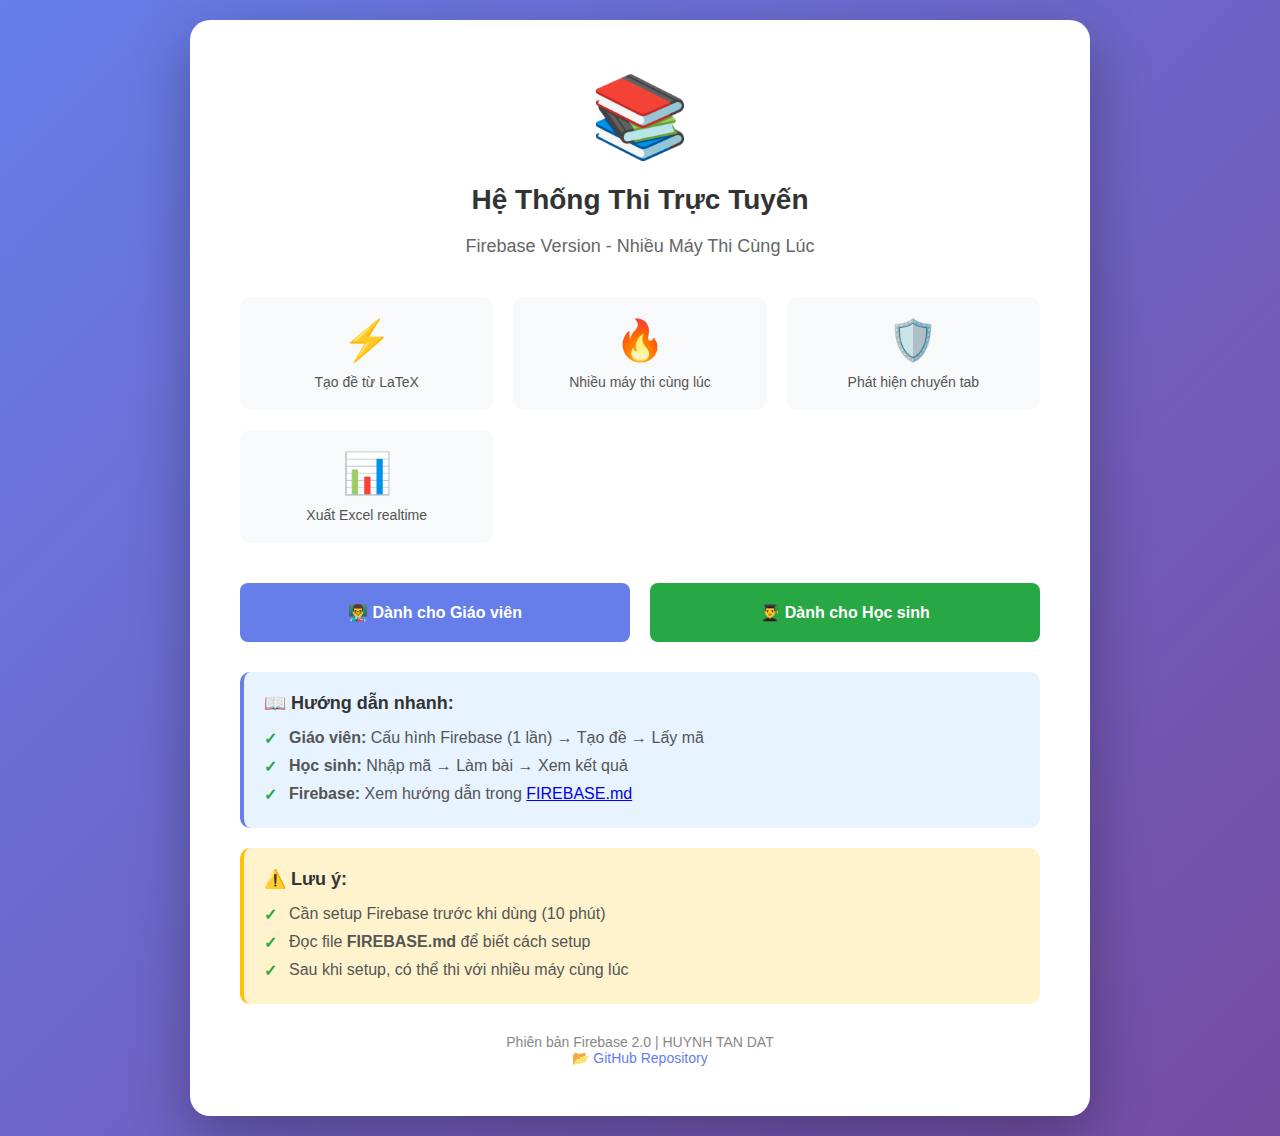
<file: index.html>
<!DOCTYPE html>
<html lang="vi">
<head>
    <meta charset="UTF-8">
    <meta name="viewport" content="width=device-width, initial-scale=1.0">
    <title>Hệ Thống Thi Trực Tuyến - Firebase</title>
    <link rel="stylesheet" href="styles.css">
</head>
<body>
    <div class="container">
        <div class="main-card">
            <div class="logo">📚</div>
            <h1>Hệ Thống Thi Trực Tuyến</h1>
            <p class="subtitle">Firebase Version - Nhiều Máy Thi Cùng Lúc</p>

            <div class="features">
                <div class="feature">
                    <div class="feature-icon">⚡</div>
                    <div class="feature-text">Tạo đề từ LaTeX</div>
                </div>
                <div class="feature">
                    <div class="feature-icon">🔥</div>
                    <div class="feature-text">Nhiều máy thi cùng lúc</div>
                </div>
                <div class="feature">
                    <div class="feature-icon">🛡️</div>
                    <div class="feature-text">Phát hiện chuyển tab</div>
                </div>
                <div class="feature">
                    <div class="feature-icon">📊</div>
                    <div class="feature-text">Xuất Excel realtime</div>
                </div>
            </div>

            <div class="buttons">
                <a href="teacher-firebase.html" class="btn btn-teacher">
                    👨‍🏫 Dành cho Giáo viên
                </a>
                <a href="student-firebase.html" class="btn btn-student">
                    👨‍🎓 Dành cho Học sinh
                </a>
            </div>

            <div class="info-box">
                <h3>📖 Hướng dẫn nhanh:</h3>
                <ul>
                    <li><strong>Giáo viên:</strong> Cấu hình Firebase (1 lần) → Tạo đề → Lấy mã</li>
                    <li><strong>Học sinh:</strong> Nhập mã → Làm bài → Xem kết quả</li>
                    <li><strong>Firebase:</strong> Xem hướng dẫn trong <a href="FIREBASE.md" target="_blank">FIREBASE.md</a></li>
                </ul>
            </div>

            <div class="info-box" style="background: #fff3cd; border-left-color: #ffc107;">
                <h3>⚠️ Lưu ý:</h3>
                <ul>
                    <li>Cần setup Firebase trước khi dùng (10 phút)</li>
                    <li>Đọc file <strong>FIREBASE.md</strong> để biết cách setup</li>
                    <li>Sau khi setup, có thể thi với nhiều máy cùng lúc</li>
                </ul>
            </div>

            <div class="footer">
                <p>Phiên bản Firebase 2.0 | HUYNH TAN DAT</p>
                <p>
                    <a href="https://github.com/tandath/KIEM_TRA_THI_EXAM" target="_blank">
                        📂 GitHub Repository
                    </a>
                </p>
            </div>
        </div>
    </div>
</body>
</html>
</file>
<file: styles.css>
/* ===== RESET & GLOBAL ===== */
* {
    margin: 0;
    padding: 0;
    box-sizing: border-box;
}

body {
    font-family: 'Segoe UI', Tahoma, Geneva, Verdana, sans-serif;
    background: linear-gradient(135deg, #667eea 0%, #764ba2 100%);
    min-height: 100vh;
    padding: 20px;
}

.container {
    max-width: 900px;
    margin: 0 auto;
}

.card {
    background: white;
    border-radius: 15px;
    padding: 30px;
    box-shadow: 0 10px 40px rgba(0, 0, 0, 0.2);
    margin-bottom: 20px;
}

.hidden {
    display: none !important;
}

/* ===== TYPOGRAPHY ===== */
h1 {
    color: #333;
    margin-bottom: 20px;
    font-size: 28px;
}

h2 {
    color: #555;
    margin: 20px 0 15px 0;
    font-size: 22px;
}

h3 {
    color: #333;
    margin-bottom: 10px;
    font-size: 18px;
}

.hint {
    color: #888;
    font-size: 14px;
    margin-top: 10px;
}

/* ===== BUTTONS ===== */
.btn {
    padding: 12px 24px;
    border: none;
    border-radius: 8px;
    font-size: 16px;
    font-weight: 600;
    cursor: pointer;
    transition: all 0.3s;
    text-decoration: none;
    display: inline-block;
}

.btn:hover {
    transform: translateY(-2px);
    box-shadow: 0 5px 15px rgba(0, 0, 0, 0.2);
}

.btn-primary {
    background: #667eea;
    color: white;
}

.btn-primary:hover {
    background: #5568d3;
}

.btn-secondary {
    background: #6c757d;
    color: white;
}

.btn-secondary:hover {
    background: #5a6268;
}

.btn-success {
    background: #28a745;
    color: white;
}

.btn-success:hover {
    background: #218838;
}

.btn-danger {
    background: #dc3545;
    color: white;
}

.btn-danger:hover {
    background: #c82333;
}

.btn-large {
    width: 100%;
    padding: 15px;
    font-size: 18px;
    margin-top: 20px;
}

.btn-delete {
    background: #dc3545;
    color: white;
    border: none;
    padding: 5px 10px;
    border-radius: 5px;
    cursor: pointer;
    font-size: 16px;
    transition: all 0.3s;
}

.btn-delete:hover {
    background: #c82333;
    transform: scale(1.1);
}

/* ===== FORMS ===== */
.input-field, .textarea-field {
    width: 100%;
    padding: 12px 15px;
    border: 2px solid #e0e0e0;
    border-radius: 8px;
    font-size: 16px;
    margin-bottom: 15px;
    transition: border-color 0.3s;
}

.input-field:focus, .textarea-field:focus {
    outline: none;
    border-color: #667eea;
}

.textarea-field {
    font-family: 'Courier New', monospace;
    resize: vertical;
}

.form-group {
    margin-bottom: 20px;
}

.form-group label {
    display: block;
    color: #555;
    font-weight: 600;
    margin-bottom: 8px;
}

/* ===== HEADER ===== */
.header {
    display: flex;
    justify-content: space-between;
    align-items: center;
    margin-bottom: 20px;
}

/* ===== INDEX PAGE ===== */
.main-card {
    background: white;
    border-radius: 20px;
    padding: 50px;
    box-shadow: 0 20px 60px rgba(0, 0, 0, 0.3);
    text-align: center;
}

.logo {
    font-size: 80px;
    margin-bottom: 20px;
}

.subtitle {
    color: #666;
    font-size: 18px;
    margin-bottom: 40px;
}

.features {
    display: grid;
    grid-template-columns: repeat(auto-fit, minmax(200px, 1fr));
    gap: 20px;
    margin-bottom: 40px;
}

.feature {
    padding: 20px;
    background: #f8f9fa;
    border-radius: 10px;
}

.feature-icon {
    font-size: 40px;
    margin-bottom: 10px;
}

.feature-text {
    color: #555;
    font-size: 14px;
}

.buttons {
    display: grid;
    grid-template-columns: 1fr 1fr;
    gap: 20px;
    margin-bottom: 30px;
}

.btn-teacher {
    background: #667eea;
    color: white;
    padding: 20px;
}

.btn-teacher:hover {
    background: #5568d3;
}

.btn-student {
    background: #28a745;
    color: white;
    padding: 20px;
}

.btn-student:hover {
    background: #218838;
}

.info-box {
    background: #e7f3ff;
    padding: 20px;
    border-radius: 10px;
    border-left: 4px solid #667eea;
    margin-bottom: 20px;
    text-align: left;
}

.info-box ul {
    list-style: none;
    color: #555;
    margin-top: 10px;
}

.info-box ul li {
    padding: 5px 0;
    padding-left: 25px;
    position: relative;
}

.info-box ul li:before {
    content: "✓";
    position: absolute;
    left: 0;
    color: #28a745;
    font-weight: bold;
}

.footer {
    margin-top: 30px;
    color: #888;
    font-size: 14px;
}

.footer a {
    color: #667eea;
    text-decoration: none;
}

.footer a:hover {
    text-decoration: underline;
}

/* ===== PREVIEW & RESULTS ===== */
.preview-box, .results-box {
    background: #f8f9fa;
    padding: 20px;
    border-radius: 8px;
    margin-top: 15px;
}

.question-preview {
    background: white;
    padding: 15px;
    margin-bottom: 15px;
    border-radius: 8px;
    border-left: 4px solid #667eea;
}

.question-text {
    font-weight: 600;
    color: #333;
    margin-bottom: 10px;
}

.choice-item {
    padding: 8px;
    margin: 5px 0;
}

.correct-choice {
    color: #28a745;
    font-weight: 600;
}

.code-display {
    background: #f8f9fa;
    padding: 20px;
    border-radius: 8px;
    text-align: center;
    margin: 15px 0;
}

.code-display strong {
    font-size: 32px;
    color: #667eea;
    letter-spacing: 2px;
}

.results-actions {
    display: flex;
    gap: 10px;
    margin: 15px 0;
    flex-wrap: wrap;
}

.results-actions button {
    flex: 1;
    min-width: 200px;
}

/* ===== STUDENT INTERFACE ===== */
.exam-info {
    background: #f8f9fa;
    padding: 20px;
    border-radius: 8px;
    margin: 20px 0;
}

.exam-info p {
    margin: 10px 0;
    font-size: 16px;
}

.exam-header {
    display: flex;
    justify-content: space-between;
    align-items: center;
    background: #f8f9fa;
    padding: 15px 20px;
    border-radius: 8px;
    margin-bottom: 20px;
}

.timer-display {
    font-size: 18px;
    color: #333;
}

.timer {
    font-weight: 700;
    color: #dc3545;
    font-size: 24px;
}

.timer.warning {
    color: #ff0000;
    animation: pulse 1s infinite;
}

@keyframes pulse {
    0%, 100% { opacity: 1; }
    50% { opacity: 0.5; }
}

.warning-box {
    background: #fff3cd;
    border: 2px solid #ffc107;
    color: #856404;
    padding: 15px;
    border-radius: 8px;
    margin-bottom: 20px;
    font-weight: 600;
}

.question-container {
    background: white;
    border: 2px solid #e0e0e0;
    padding: 20px;
    margin-bottom: 20px;
    border-radius: 8px;
}

.question-number {
    color: #667eea;
    font-weight: 700;
    font-size: 18px;
}

.question-content {
    color: #333;
    font-size: 16px;
    margin: 10px 0 15px 0;
    line-height: 1.6;
}

.choices {
    margin-top: 15px;
}

.choice-label {
    display: block;
    padding: 12px 15px;
    margin: 8px 0;
    background: #f8f9fa;
    border: 2px solid #e0e0e0;
    border-radius: 8px;
    cursor: pointer;
    transition: all 0.3s;
}

.choice-label:hover {
    background: #e9ecef;
    border-color: #667eea;
}

.choice-label input[type="radio"] {
    margin-right: 10px;
}

/* ===== RESULTS ===== */
.result-display {
    text-align: center;
    padding: 30px;
}

.score-circle {
    width: 200px;
    height: 200px;
    border-radius: 50%;
    background: linear-gradient(135deg, #667eea 0%, #764ba2 100%);
    display: flex;
    align-items: center;
    justify-content: center;
    margin: 0 auto 30px auto;
    flex-direction: column;
    box-shadow: 0 10px 30px rgba(102, 126, 234, 0.3);
}

.score-number {
    font-size: 64px;
    font-weight: 700;
    color: white;
}

.score-label {
    font-size: 32px;
    color: white;
    opacity: 0.9;
}

.result-display p {
    font-size: 18px;
    margin: 10px 0;
    color: #555;
}

.status-message {
    margin-top: 20px;
    padding: 15px;
    background: #d4edda;
    color: #155724;
    border-radius: 8px;
}

.detailed-results {
    margin-top: 30px;
    text-align: left;
}

.result-question {
    background: #f8f9fa;
    padding: 15px;
    margin-bottom: 15px;
    border-radius: 8px;
    border-left: 4px solid #6c757d;
}

.result-question.correct {
    border-left-color: #28a745;
    background: #d4edda;
}

.result-question.incorrect {
    border-left-color: #dc3545;
    background: #f8d7da;
}

.result-question .answer-info {
    font-size: 14px;
    color: #555;
}

.correct-answer {
    color: #28a745;
    font-weight: 600;
}

.wrong-answer {
    color: #dc3545;
    font-weight: 600;
}

/* ===== RESPONSIVE ===== */
@media (max-width: 768px) {
    .card, .main-card {
        padding: 20px;
    }
    
    .exam-header {
        flex-direction: column;
        gap: 10px;
    }
    
    h1 {
        font-size: 24px;
    }
    
    .score-circle {
        width: 150px;
        height: 150px;
    }
    
    .score-number {
        font-size: 48px;
    }
    
    .buttons {
        grid-template-columns: 1fr;
    }
    
    .features {
        grid-template-columns: 1fr;
    }
    
    .results-actions {
        flex-direction: column;
    }
    
    .results-actions button {
        width: 100%;
    }
}
</file>
